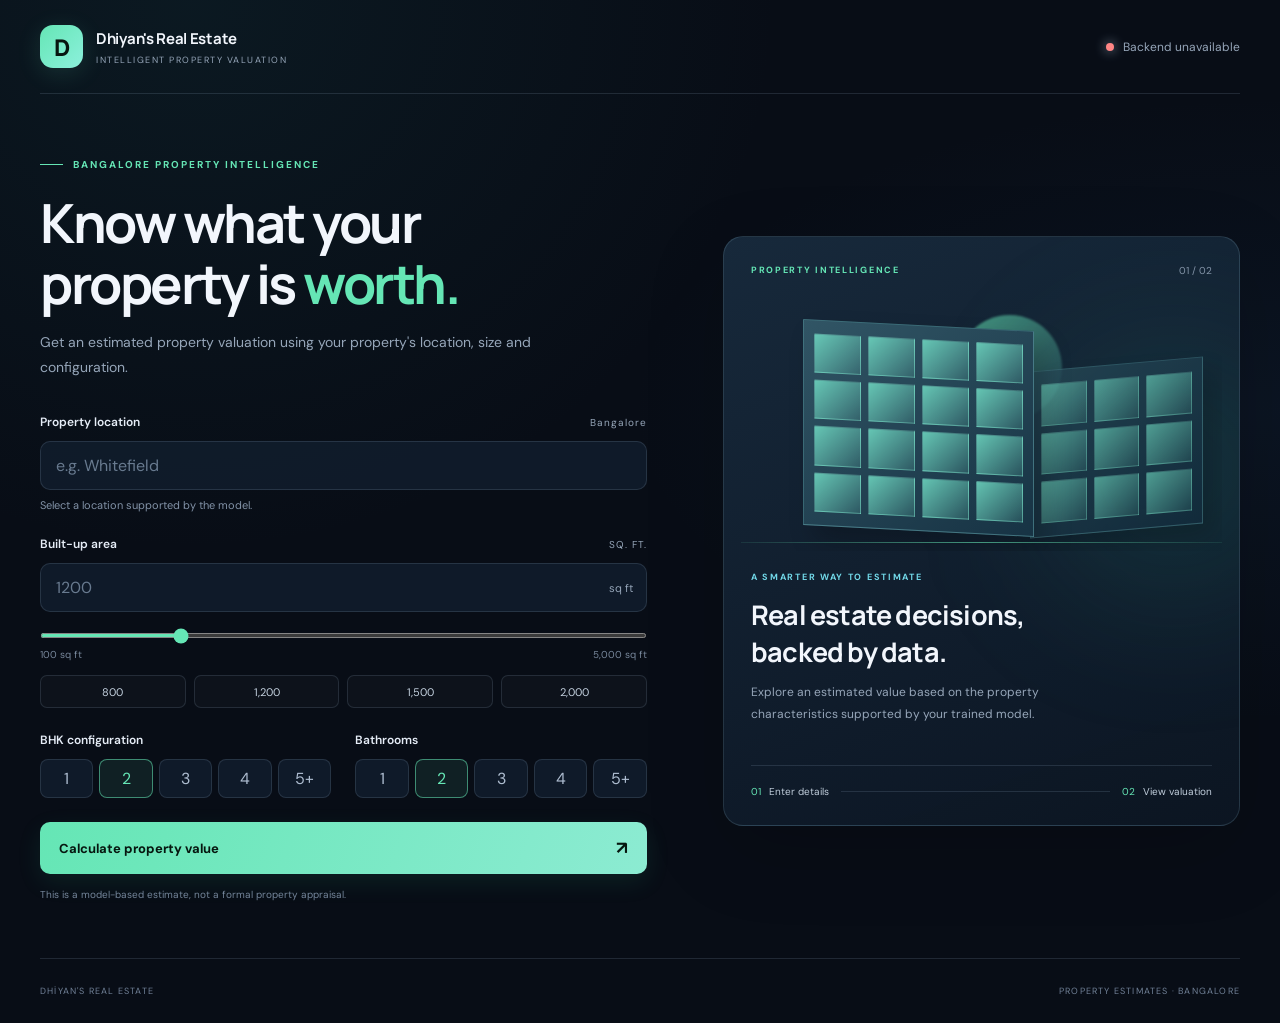
<file: client/index.html>
<!DOCTYPE html>
<html lang="en">
<head>
    <meta charset="UTF-8">
    <meta name="viewport" content="width=device-width, initial-scale=1.0">
    <meta name="theme-color" content="#080d16">
    <title>Dhiyan's Real Estate | Property Valuation</title>
    <link rel="stylesheet" href="style.css">
    <script src="app.js" defer></script>
</head>
<body>
    <div class="site-shell">
        <header class="navbar">
            <a class="brand" href="index.html">
                <span class="brand-mark">D</span>
                <span>
                    <strong>Dhiyan's Real Estate</strong>
                    <small>INTELLIGENT PROPERTY VALUATION</small>
                </span>
            </a>

            <div class="api-indicator">
                <span class="status-dot" id="apiDot"></span>
                <span id="apiStatus">Connecting to valuation engine...</span>
            </div>
        </header>

        <main class="hero-grid">
            <section class="form-panel">
                <div class="eyebrow">
                    <span class="eyebrow-line"></span>
                    BANGALORE PROPERTY INTELLIGENCE
                </div>

                <h1>Know what your<br>property is <span>worth.</span></h1>

                <p class="intro">
                    Get an estimated property valuation using your property's
                    location, size and configuration.
                </p>

                <form id="valuationForm">
                    <div class="field">
                        <div class="field-heading">
                            <label for="location">Property location</label>
                            <span class="field-note">Bangalore</span>
                        </div>

                        <input
                            type="text"
                            id="location"
                            name="location"
                            list="locationOptions"
                            placeholder="e.g. Whitefield"
                            autocomplete="off"
                            required
                        >
                        <datalist id="locationOptions"></datalist>
                        <small class="field-help">
                            Select a location supported by the model.
                        </small>
                    </div>

                    <div class="field">
                        <div class="field-heading">
                            <label for="total_sqft">Built-up area</label>
                            <span class="unit-label">SQ. FT.</span>
                        </div>

                        <div class="area-input-wrap">
                            <input
                                type="number"
                                id="total_sqft"
                                name="total_sqft"
                                min="100"
                                max="50000"
                                step="1"
                                placeholder="1200"
                                required
                            >
                            <span class="input-suffix">sq ft</span>
                        </div>

                        <input
                            type="range"
                            id="areaSlider"
                            min="100"
                            max="5000"
                            step="50"
                            value="1200"
                            aria-label="Adjust built-up area"
                        >

                        <div class="range-labels">
                            <span>100 sq ft</span>
                            <span>5,000 sq ft</span>
                        </div>

                        <div class="preset-row">
                            <button type="button" class="preset" data-area="800">800</button>
                            <button type="button" class="preset" data-area="1200">1,200</button>
                            <button type="button" class="preset" data-area="1500">1,500</button>
                            <button type="button" class="preset" data-area="2000">2,000</button>
                        </div>
                    </div>

                    <div class="selection-grid">
                        <div class="field">
                            <div class="field-heading">
                                <label>BHK configuration</label>
                            </div>

                            <div class="choice-row" id="bhkChoices">
                                <button type="button" class="choice" data-value="1">1</button>
                                <button type="button" class="choice active" data-value="2">2</button>
                                <button type="button" class="choice" data-value="3">3</button>
                                <button type="button" class="choice" data-value="4">4</button>
                                <button type="button" class="choice" data-value="5">5+</button>
                            </div>
                            <input type="hidden" id="bhk" name="bhk" value="2">
                        </div>

                        <div class="field">
                            <div class="field-heading">
                                <label>Bathrooms</label>
                            </div>

                            <div class="choice-row" id="bathChoices">
                                <button type="button" class="choice" data-value="1">1</button>
                                <button type="button" class="choice active" data-value="2">2</button>
                                <button type="button" class="choice" data-value="3">3</button>
                                <button type="button" class="choice" data-value="4">4</button>
                                <button type="button" class="choice" data-value="5">5+</button>
                            </div>
                            <input type="hidden" id="bath" name="bath" value="2">
                        </div>
                    </div>

                    <p class="error-message" id="formError" role="alert"></p>

                    <button type="submit" class="primary-button" id="estimateButton">
                        <span id="buttonText">Calculate property value</span>
                        <span class="button-arrow" aria-hidden="true">↗</span>
                    </button>

                    <p class="disclaimer">
                        This is a model-based estimate, not a formal property appraisal.
                    </p>
                </form>
            </section>

            <aside class="visual-panel">
                <div class="visual-glow"></div>

                <div class="visual-topline">
                    <span class="visual-tag">PROPERTY INTELLIGENCE</span>
                    <span class="visual-index">01 / 02</span>
                </div>

                <div class="building-art" aria-hidden="true">
                    <div class="sun-orb"></div>
                    <div class="building building-back">
                        <span></span><span></span><span></span>
                        <span></span><span></span><span></span>
                        <span></span><span></span><span></span>
                    </div>
                    <div class="building building-front">
                        <span></span><span></span><span></span><span></span>
                        <span></span><span></span><span></span><span></span>
                        <span></span><span></span><span></span><span></span>
                        <span></span><span></span><span></span><span></span>
                    </div>
                    <div class="building-ground"></div>
                </div>

                <div class="visual-copy">
                    <span class="mini-label">A SMARTER WAY TO ESTIMATE</span>
                    <h2>Real estate decisions,<br>backed by data.</h2>
                    <p>
                        Explore an estimated value based on the property
                        characteristics supported by your trained model.
                    </p>
                </div>

                <div class="visual-footer">
                    <div>
                        <span class="footer-number">01</span>
                        <span>Enter details</span>
                    </div>
                    <span class="footer-connector"></span>
                    <div>
                        <span class="footer-number">02</span>
                        <span>View valuation</span>
                    </div>
                </div>
            </aside>
        </main>

        <footer class="page-footer">
            <span>DHİYAN'S REAL ESTATE</span>
            <span>PROPERTY ESTIMATES · BANGALORE</span>
        </footer>
    </div>
</body>
</html>
</file>
<file: client/style.css>
@import url('https://fonts.googleapis.com/css2?family=DM+Sans:wght@400;500;600;700&family=Manrope:wght@400;500;600;700;800&display=swap');

:root {
    --bg: #080d16;
    --panel: #101a28;
    --panel-light: #142235;
    --text: #f2f6fc;
    --muted: #96a6b9;
    --accent: #65e6b5;
    --accent-dark: #20b985;
    --cyan: #72d9e9;
    --border: rgba(176, 204, 230, 0.14);
    --danger: #ff8585;
}

* {
    box-sizing: border-box;
}

html {
    scroll-behavior: smooth;
}

body {
    margin: 0;
    min-height: 100vh;
    background:
        radial-gradient(ellipse at 15% 0%, rgba(25, 79, 86, 0.18), transparent 38%),
        radial-gradient(ellipse at 100% 40%, rgba(34, 73, 120, 0.12), transparent 36%),
        var(--bg);
    color: var(--text);
    font-family: 'DM Sans', sans-serif;
}

a {
    color: inherit;
    text-decoration: none;
}

button,
input {
    font: inherit;
}

button,
a,
input {
    -webkit-tap-highlight-color: transparent;
}

button:focus-visible,
a:focus-visible,
input:focus-visible {
    outline: 2px solid var(--accent);
    outline-offset: 3px;
}

.site-shell {
    width: min(1200px, calc(100% - 64px));
    margin: 0 auto;
}

.navbar {
    min-height: 94px;
    display: flex;
    align-items: center;
    justify-content: space-between;
    gap: 20px;
    border-bottom: 1px solid var(--border);
}

.brand {
    display: flex;
    align-items: center;
    gap: 13px;
}

.brand-mark {
    display: grid;
    place-items: center;
    width: 43px;
    height: 43px;
    border-radius: 13px;
    color: #07150f;
    font-family: 'Manrope', sans-serif;
    font-size: 23px;
    font-weight: 800;
    background: linear-gradient(135deg, var(--accent), #8cf0dc);
    box-shadow: 0 5px 25px rgba(101, 230, 181, 0.14);
}

.brand strong,
.brand small {
    display: block;
}

.brand strong {
    font-family: 'Manrope', sans-serif;
    font-size: 15px;
    letter-spacing: -0.3px;
}

.brand small {
    margin-top: 5px;
    color: var(--muted);
    font-size: 9px;
    letter-spacing: 1.5px;
}

.api-indicator,
.report-badge {
    display: flex;
    align-items: center;
    gap: 9px;
    color: var(--muted);
    font-size: 12px;
}

.status-dot {
    display: inline-block;
    flex-shrink: 0;
    width: 8px;
    height: 8px;
    border-radius: 50%;
    background: #d6a85c;
    box-shadow: 0 0 12px currentColor;
}

.status-dot.online {
    background: var(--accent);
}

.status-dot.offline {
    background: var(--danger);
}

.hero-grid {
    display: grid;
    grid-template-columns: 1.08fr 0.92fr;
    gap: 76px;
    align-items: center;
    padding: 64px 0 55px;
}

.form-panel {
    min-width: 0;
}

.eyebrow {
    display: flex;
    align-items: center;
    gap: 10px;
    color: var(--accent);
    font-size: 10px;
    font-weight: 700;
    letter-spacing: 2px;
}

.eyebrow-line {
    width: 23px;
    height: 1px;
    background: var(--accent);
}

h1,
h2,
p {
    margin-top: 0;
}

h1 {
    margin: 21px 0 16px;
    font-family: 'Manrope', sans-serif;
    font-size: clamp(36px, 4.3vw, 54px);
    line-height: 1.13;
    font-weight: 700;
    letter-spacing: -2.5px;
}

h1 span {
    color: var(--accent);
}

.intro {
    max-width: 500px;
    margin-bottom: 34px;
    color: var(--muted);
    font-size: 14px;
    line-height: 1.8;
}

#valuationForm {
    display: flex;
    flex-direction: column;
    gap: 24px;
}

.field {
    min-width: 0;
}

.field-heading {
    display: flex;
    justify-content: space-between;
    align-items: center;
    gap: 12px;
    margin-bottom: 11px;
}

.field-heading label {
    color: #e6edf7;
    font-size: 12px;
    font-weight: 600;
}

.field-note,
.unit-label {
    color: var(--muted);
    font-size: 10px;
    letter-spacing: 1px;
}

.field input[type="text"],
.field input[type="number"] {
    width: 100%;
    height: 49px;
    padding: 0 15px;
    color: var(--text);
    background: rgba(18, 31, 47, 0.8);
    border: 1px solid var(--border);
    border-radius: 10px;
    outline: none;
    transition: border-color 0.2s, box-shadow 0.2s;
}

.field input::placeholder {
    color: #687a8f;
}

.field input:focus {
    border-color: rgba(101, 230, 181, 0.7);
    box-shadow: 0 0 0 3px rgba(101, 230, 181, 0.07);
}

.field-help {
    display: block;
    margin-top: 8px;
    color: #8292a7;
    font-size: 11px;
}

.area-input-wrap {
    position: relative;
}

.area-input-wrap input {
    padding-right: 76px !important;
}

.input-suffix {
    position: absolute;
    top: 50%;
    right: 14px;
    transform: translateY(-50%);
    color: var(--muted);
    font-size: 11px;
    pointer-events: none;
}

input[type="range"] {
    display: block;
    width: 100%;
    height: 5px;
    margin: 21px 0 10px;
    accent-color: var(--accent);
    cursor: pointer;
}

.range-labels {
    display: flex;
    justify-content: space-between;
    color: #78889c;
    font-size: 10px;
}

.preset-row {
    display: flex;
    gap: 8px;
    margin-top: 14px;
}

.preset {
    flex: 1;
    min-height: 33px;
    padding: 5px 7px;
    color: #c4d1df;
    background: rgba(255, 255, 255, 0.025);
    border: 1px solid var(--border);
    border-radius: 7px;
    font-size: 11px;
    cursor: pointer;
    transition: 0.2s;
}

.preset:hover {
    color: var(--accent);
    border-color: var(--accent);
}

.selection-grid {
    display: grid;
    grid-template-columns: 1fr 1fr;
    gap: 24px;
}

.choice-row {
    display: grid;
    grid-template-columns: repeat(5, minmax(0, 1fr));
    gap: 6px;
}

.choice {
    min-width: 0;
    height: 39px;
    padding: 0 4px;
    color: #aebdd0;
    background: rgba(18, 31, 47, 0.8);
    border: 1px solid var(--border);
    border-radius: 8px;
    cursor: pointer;
    transition: 0.2s;
}

.choice:hover,
.choice.active {
    color: var(--accent);
    background: rgba(101, 230, 181, 0.09);
    border-color: rgba(101, 230, 181, 0.55);
}

.primary-button,
.secondary-button {
    min-height: 52px;
    display: flex;
    justify-content: center;
    align-items: center;
    gap: 14px;
    padding: 14px 19px;
    border-radius: 10px;
    font-size: 13px;
    font-weight: 700;
    cursor: pointer;
    transition: transform 0.2s, box-shadow 0.2s, opacity 0.2s;
}

.primary-button {
    width: 100%;
    color: #06160f;
    background: linear-gradient(110deg, var(--accent), #8cebd2);
    border: 0;
    box-shadow: 0 8px 24px rgba(42, 190, 139, 0.11);
}

.primary-button:hover:not(:disabled) {
    transform: translateY(-2px);
    box-shadow: 0 12px 30px rgba(42, 190, 139, 0.2);
}

.primary-button:disabled {
    opacity: 0.65;
    cursor: wait;
}

.button-arrow {
    margin-left: auto;
    font-size: 18px;
}

.disclaimer {
    margin: -12px 0 0;
    color: #74859a;
    font-size: 10px;
    line-height: 1.7;
}

.error-message {
    display: none;
    margin: -8px 0 0;
    color: var(--danger);
    font-size: 12px;
    line-height: 1.6;
}

.error-message.visible {
    display: block;
}

.visual-panel {
    position: relative;
    min-width: 0;
    min-height: 590px;
    display: flex;
    flex-direction: column;
    justify-content: space-between;
    overflow: hidden;
    padding: 27px;
    background:
        linear-gradient(160deg, rgba(24, 43, 61, 0.95), rgba(12, 22, 35, 0.96));
    border: 1px solid rgba(157, 202, 221, 0.16);
    border-radius: 20px;
    box-shadow: 0 25px 80px rgba(0, 0, 0, 0.15);
}

.visual-glow {
    position: absolute;
    top: 100px;
    right: -70px;
    width: 270px;
    height: 270px;
    background: rgba(44, 183, 153, 0.12);
    border-radius: 50%;
    filter: blur(70px);
}

.visual-topline {
    position: relative;
    z-index: 2;
    display: flex;
    justify-content: space-between;
    gap: 10px;
}

.visual-tag {
    color: var(--accent);
    font-size: 9px;
    font-weight: 700;
    letter-spacing: 1.7px;
}

.visual-index {
    color: #8495a9;
    font-size: 10px;
}

.building-art {
    position: relative;
    height: 245px;
    margin: 20px -10px 4px;
    overflow: hidden;
}

.sun-orb {
    position: absolute;
    top: 9px;
    left: 45%;
    width: 105px;
    height: 105px;
    background: linear-gradient(135deg, rgba(101, 230, 181, 0.6), rgba(114, 217, 233, 0.12));
    border-radius: 50%;
    filter: blur(1px);
}

.building {
    position: absolute;
    bottom: 20px;
    display: grid;
    gap: 7px;
    padding: 13px 10px;
    background: linear-gradient(145deg, #284b59, #122a3c);
    border: 1px solid rgba(126, 215, 214, 0.3);
    box-shadow: 12px 15px 25px rgba(0, 0, 0, 0.22);
}

.building span {
    background: linear-gradient(135deg, rgba(116, 228, 202, 0.8), rgba(116, 228, 202, 0.15));
    border: 1px solid rgba(163, 248, 220, 0.13);
}

.building-back {
    right: 4%;
    width: 36%;
    height: 68%;
    grid-template-columns: repeat(3, 1fr);
    opacity: 0.75;
    transform: skewY(-5deg);
}

.building-front {
    left: 13%;
    width: 48%;
    height: 84%;
    grid-template-columns: repeat(4, 1fr);
    grid-template-rows: repeat(4, 1fr);
    background: linear-gradient(145deg, #315565, #173344);
    transform: skewY(3deg);
}

.building-ground {
    position: absolute;
    right: -10%;
    bottom: 8px;
    left: -10%;
    height: 1px;
    background: linear-gradient(90deg, transparent, rgba(101, 230, 181, 0.6), transparent);
}

.visual-copy {
    position: relative;
    z-index: 2;
}

.mini-label {
    color: var(--cyan);
    font-size: 9px;
    font-weight: 700;
    letter-spacing: 1.7px;
}

.visual-copy h2 {
    margin: 12px 0;
    font-family: 'Manrope', sans-serif;
    font-size: 27px;
    line-height: 1.35;
    letter-spacing: -0.8px;
}

.visual-copy p {
    max-width: 350px;
    margin-bottom: 0;
    color: var(--muted);
    font-size: 12px;
    line-height: 1.8;
}

.visual-footer {
    display: flex;
    align-items: center;
    gap: 12px;
    margin-top: 30px;
    padding-top: 19px;
    border-top: 1px solid var(--border);
}

.visual-footer > div {
    display: flex;
    align-items: center;
    gap: 8px;
    color: #c2cfdd;
    font-size: 10px;
    white-space: nowrap;
}

.footer-number {
    color: var(--accent);
    font-size: 10px;
}

.footer-connector {
    flex: 1;
    height: 1px;
    background: var(--border);
}

.page-footer {
    min-height: 65px;
    display: flex;
    justify-content: space-between;
    align-items: center;
    gap: 20px;
    border-top: 1px solid var(--border);
    color: #718197;
    font-size: 9px;
    letter-spacing: 1.2px;
}

/* Results page */

.results-layout {
    width: min(760px, 100%);
    margin: 0 auto;
    padding: 55px 0 60px;
}

.result-heading {
    text-align: center;
}

.result-heading .eyebrow {
    justify-content: center;
}

.result-heading h1 {
    font-size: clamp(36px, 5vw, 50px);
}

.result-heading .intro {
    max-width: 500px;
    margin: 0 auto 30px;
}

.valuation-card {
    position: relative;
    overflow: hidden;
    padding: 30px;
    background:
        radial-gradient(ellipse at 100% 0%, rgba(43, 157, 126, 0.13), transparent 48%),
        linear-gradient(145deg, #142437, #0f1927);
    border: 1px solid rgba(101, 230, 181, 0.23);
    border-radius: 18px;
    box-shadow: 0 25px 70px rgba(0, 0, 0, 0.16);
}

.valuation-card-top {
    display: flex;
    justify-content: space-between;
    align-items: center;
    flex-wrap: wrap;
    gap: 14px;
}

.report-badge {
    padding: 7px 10px;
    border: 1px solid var(--border);
    border-radius: 100px;
    font-size: 9px;
    letter-spacing: 0.7px;
}

.report-badge .status-dot {
    width: 6px;
    height: 6px;
    background: var(--accent);
}

.price-block {
    display: flex;
    align-items: baseline;
    flex-wrap: wrap;
    gap: 7px;
    margin-top: 42px;
}

.currency-symbol {
    color: var(--accent);
    font-family: 'Manrope', sans-serif;
    font-size: 32px;
    font-weight: 600;
}

.price-value {
    font-family: 'Manrope', sans-serif;
    font-size: clamp(45px, 8vw, 72px);
    line-height: 1;
    font-weight: 800;
    letter-spacing: -3px;
    overflow-wrap: anywhere;
}

.price-unit {
    color: var(--accent);
    font-size: 10px;
    font-weight: 700;
    letter-spacing: 1.5px;
}

.crore-value {
    margin: 14px 0 0 41px;
    color: var(--muted);
    font-size: 12px;
}

.result-divider {
    height: 1px;
    margin: 31px 0 25px;
    background: var(--border);
}

.metrics-grid,
.snapshot-grid {
    display: grid;
    grid-template-columns: repeat(2, minmax(0, 1fr));
    gap: 22px;
}

.metric-label,
.snapshot-label {
    display: block;
    margin-bottom: 9px;
    color: #91a2b7;
    font-size: 9px;
    letter-spacing: 1.2px;
}

.metric strong {
    font-family: 'Manrope', sans-serif;
    font-size: 18px;
    font-weight: 700;
}

.property-summary {
    margin-top: 37px;
}

.section-heading {
    display: flex;
    justify-content: space-between;
    align-items: center;
    gap: 20px;
    margin-bottom: 19px;
}

.section-heading h2 {
    margin: 8px 0 0;
    font-family: 'Manrope', sans-serif;
    font-size: 20px;
    letter-spacing: -0.5px;
}

.snapshot-icon {
    display: grid;
    place-items: center;
    width: 44px;
    height: 44px;
    color: var(--accent);
    background: rgba(101, 230, 181, 0.08);
    border: 1px solid var(--border);
    border-radius: 12px;
    font-size: 25px;
}

.snapshot-grid {
    gap: 0;
    overflow: hidden;
    background: rgba(16, 26, 40, 0.8);
    border: 1px solid var(--border);
    border-radius: 13px;
}

.snapshot-item {
    min-width: 0;
    padding: 20px;
    border-bottom: 1px solid var(--border);
}

.snapshot-item:nth-child(odd) {
    border-right: 1px solid var(--border);
}

.snapshot-item:nth-last-child(-n + 2) {
    border-bottom: 0;
}

.snapshot-item strong {
    display: block;
    overflow-wrap: anywhere;
    color: #e6edf7;
    font-size: 13px;
}

.result-actions {
    display: grid;
    grid-template-columns: 1fr 1fr;
    gap: 12px;
    margin-top: 25px;
}

.action-link {
    text-decoration: none;
}

.secondary-button {
    color: #dbe5f1;
    background: rgba(255, 255, 255, 0.035);
    border: 1px solid var(--border);
}

.secondary-button:hover {
    border-color: var(--accent);
}

.result-disclaimer {
    margin-top: 24px;
    text-align: center;
}

/* Responsive layout */

@media (max-width: 900px) {
    .hero-grid {
        grid-template-columns: 1fr;
        gap: 38px;
        padding-top: 45px;
    }

    .form-panel {
        max-width: 650px;
    }

    .visual-panel {
        min-height: 480px;
    }

    .building-art {
        max-width: 500px;
        width: 100%;
        align-self: center;
    }
}

@media (max-width: 560px) {
    .site-shell {
        width: min(100% - 32px, 1200px);
    }

    .navbar {
        min-height: 78px;
    }

    .brand {
        gap: 9px;
    }

    .brand-mark {
        width: 37px;
        height: 37px;
        border-radius: 10px;
    }

    .brand strong {
        font-size: 12px;
    }

    .brand small {
        font-size: 7px;
        letter-spacing: 0.9px;
    }

    .api-indicator {
        max-width: 125px;
        font-size: 10px;
    }

    .hero-grid {
        padding: 36px 0;
    }

    h1 {
        letter-spacing: -1.6px;
    }

    .selection-grid {
        grid-template-columns: 1fr;
        gap: 18px;
    }

    .visual-panel {
        min-height: 465px;
        padding: 21px;
    }

    .visual-copy h2 {
        font-size: 24px;
    }

    .visual-footer > div {
        gap: 5px;
        font-size: 9px;
    }

    .page-footer {
        align-items: flex-start;
        flex-direction: column;
        justify-content: center;
        gap: 8px;
        padding: 17px 0;
        font-size: 8px;
    }

    .results-layout {
        padding: 40px 0;
    }

    .valuation-card {
        padding: 22px 18px;
    }

    .price-block {
        gap: 5px;
        margin-top: 33px;
    }

    .price-value {
        letter-spacing: -2px;
    }

    .crore-value {
        margin-left: 0;
    }

    .result-actions {
        grid-template-columns: 1fr;
    }

    .snapshot-item {
        padding: 16px 13px;
    }

    .snapshot-item strong {
        font-size: 12px;
    }
}

@media (prefers-reduced-motion: reduce) {
    *,
    *::before,
    *::after {
        scroll-behavior: auto !important;
        animation-duration: 0.01ms !important;
        transition-duration: 0.01ms !important;
    }
}
</file>
